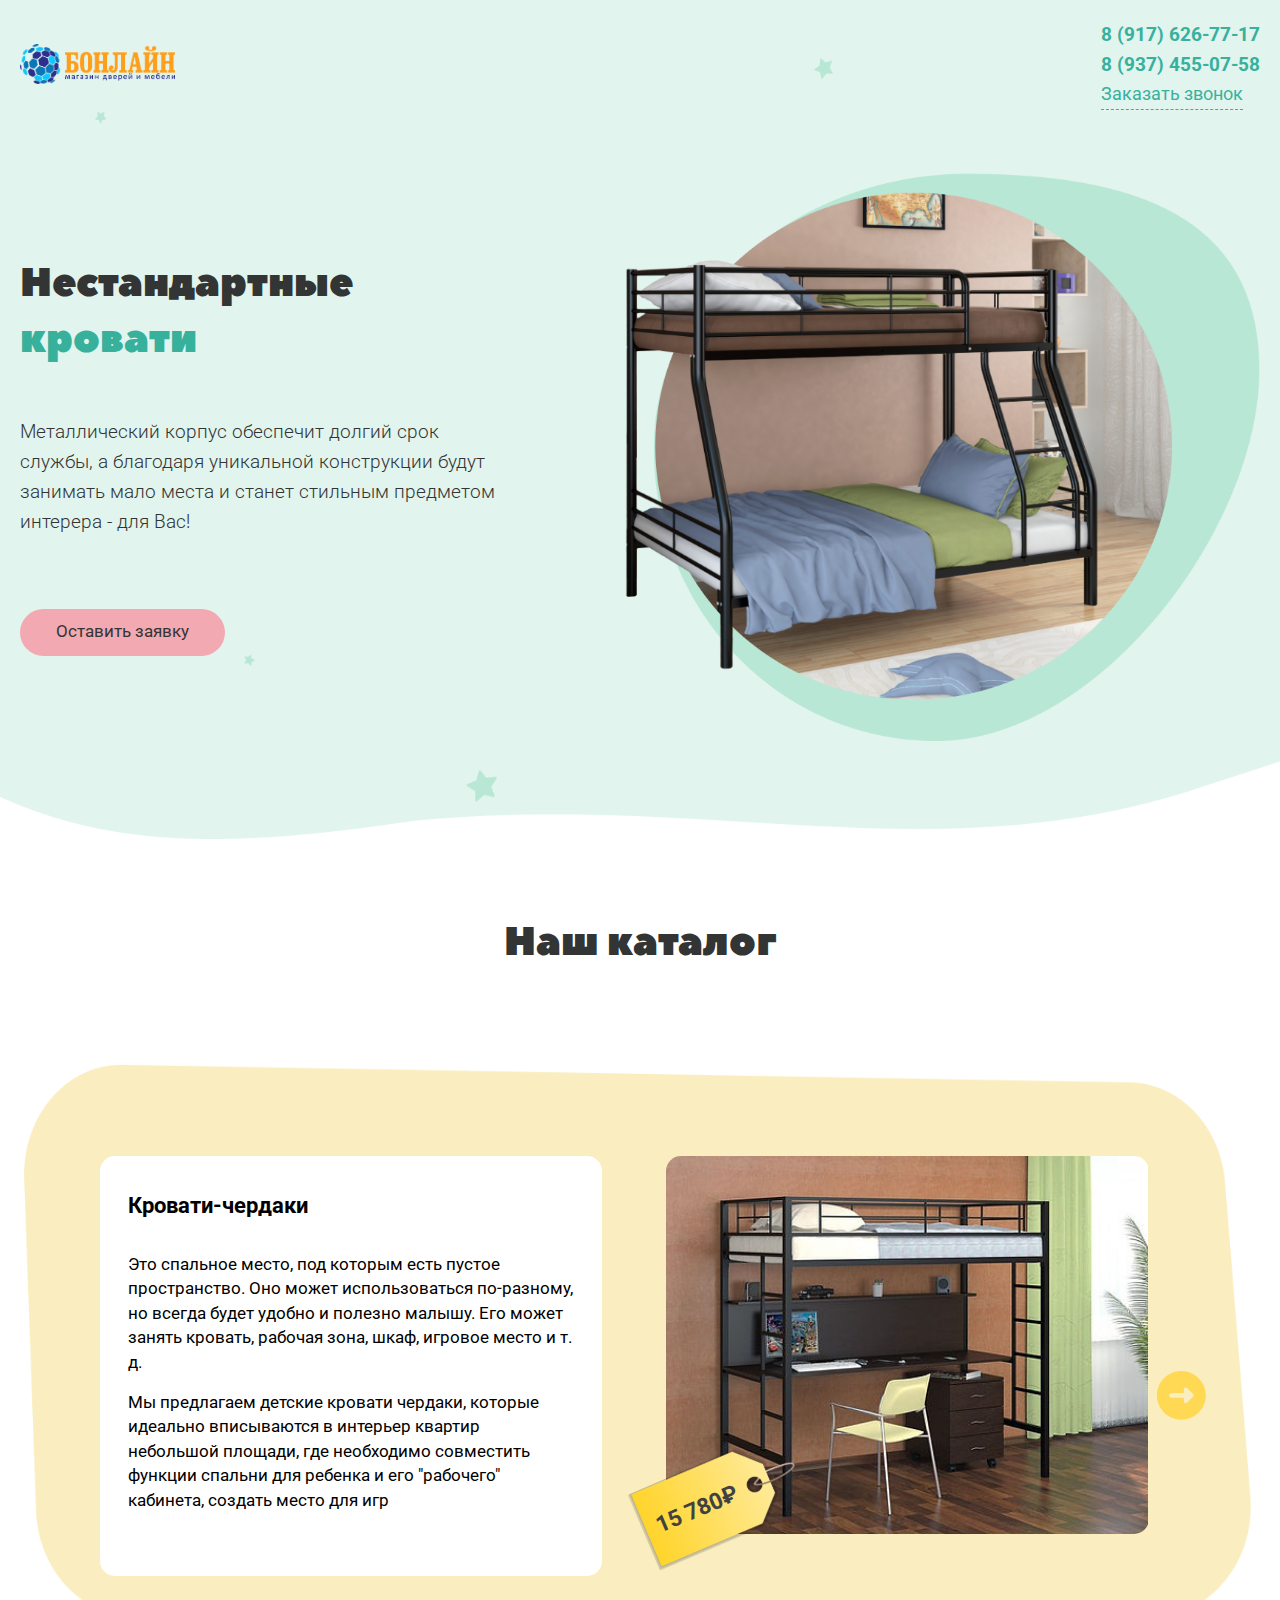
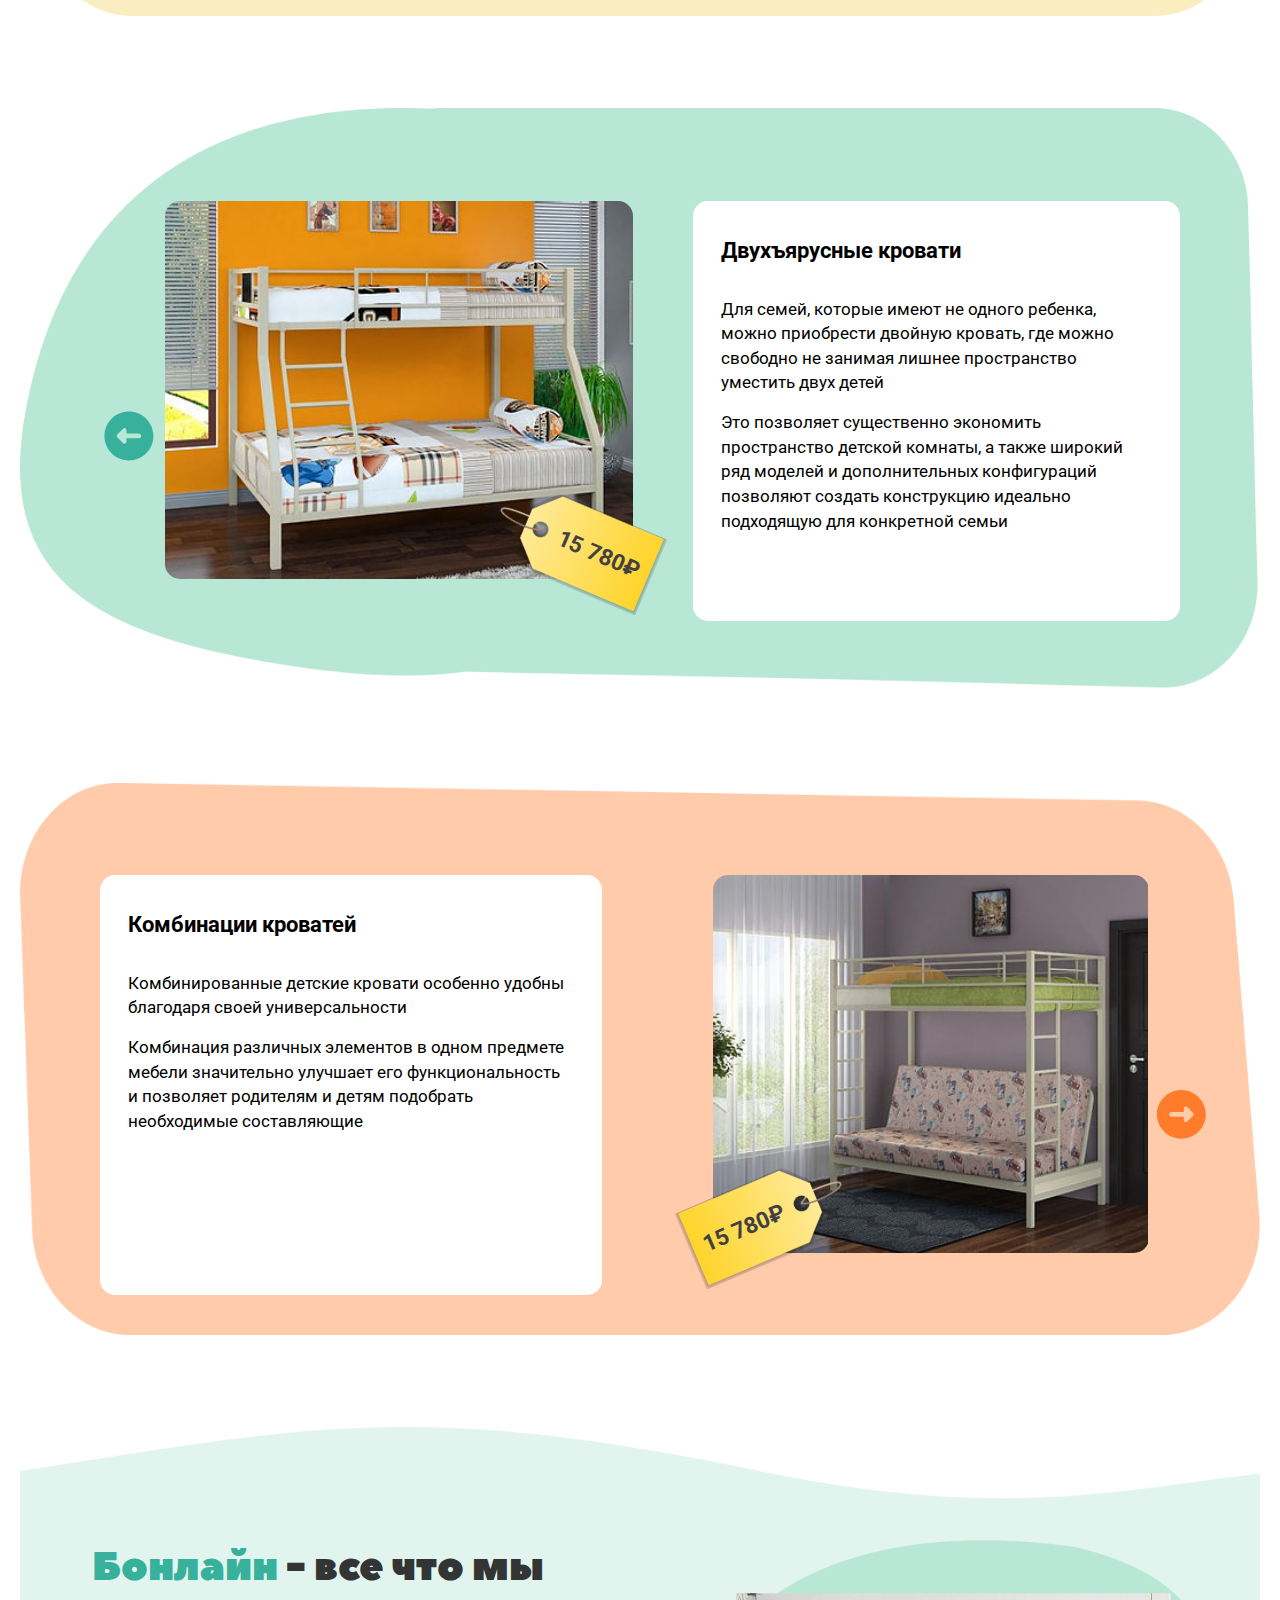
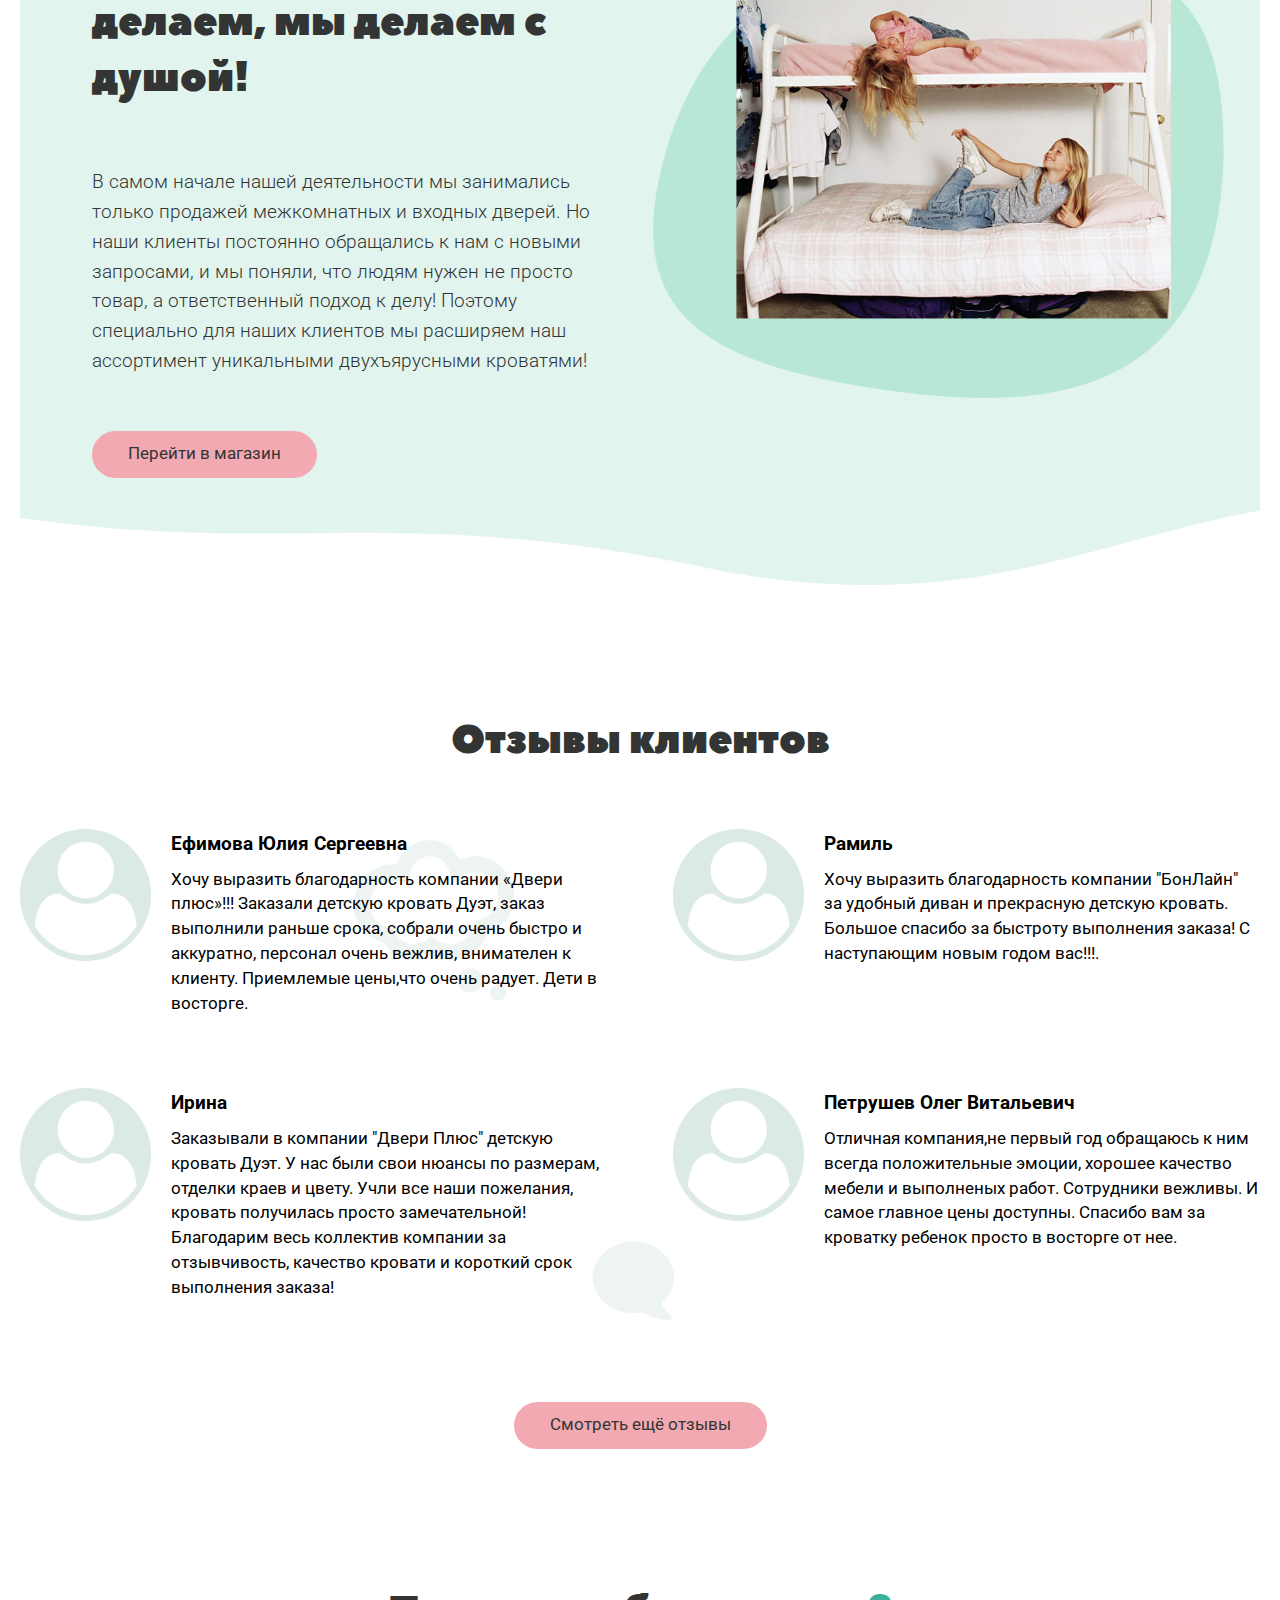
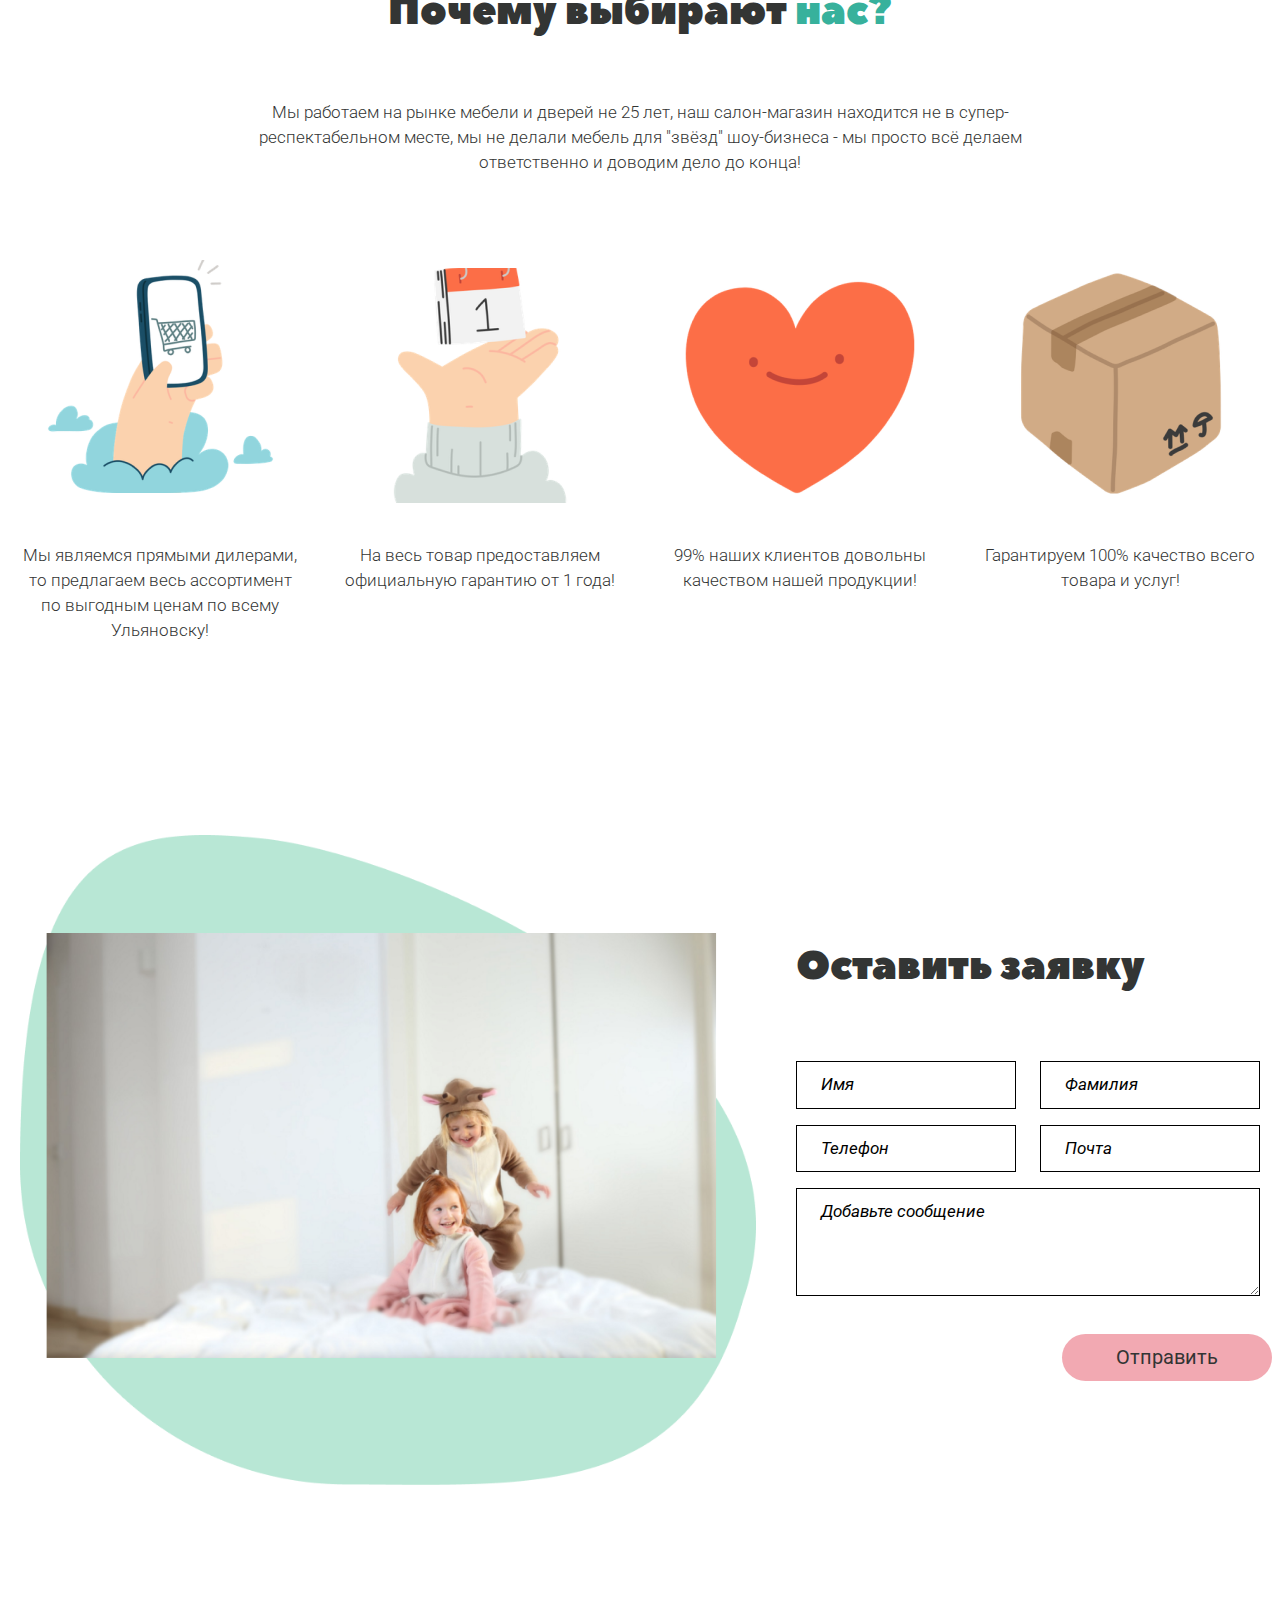
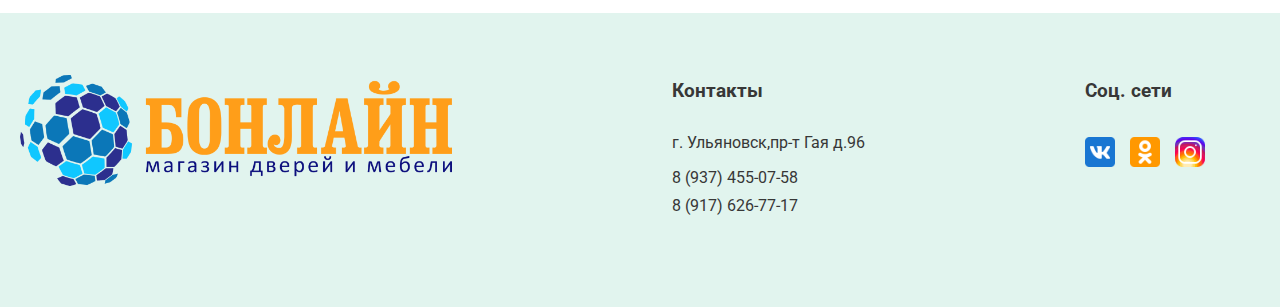
<file: index.html>
<!DOCTYPE html>
<html lang="ru">

<head>
    <meta charset="UTF-8">
    <meta name="viewport" content="width=device-width, initial-scale=1.0">

    <link rel="apple-touch-icon" sizes="180x180" href="img/favicon/apple-touch-icon.png">
    <link rel="icon" type="image/png" sizes="32x32" href="img/favicon/favicon-32x32.png">
    <link rel="icon" type="image/png" sizes="16x16" href="img/favicon/favicon-16x16.png">
    <link rel="manifest" href="img/favicon/site.webmanifest">
    <link rel="mask-icon" href="img/favicon/safari-pinned-tab.svg" color="#5bbad5">
    <meta name="msapplication-TileColor" content="#da532c">
    <meta name="theme-color" content="#ffffff">

    <link rel="stylesheet" href="css/style.css">

    <title>Бонлайн</title>
</head>

<body class="lock">

    <div class="load preloader">
        <div style="color: #37B19C" class="preloader__loader  la-ball-circus la-2x">
            <div></div>
            <div></div>
            <div></div>
            <div></div>
            <div></div>
        </div>
    </div>

    <div class="background-start">

        <header class="header">
            <div class="container">
                <div class="header__body">
                    <div class="header__logo">
                        <img src="./img/logo.png" alt="">
                    </div>
                    <div class="header__call">
                        <div class="header__numbers">
                            <a href="tel:89176267717">8 (917) 626-77-17</a>
                            <a href="tel:89374550758">8 (937) 455-07-58 </a>
                        </div>
                        <a href="#request" class="header__request">Заказать звонок</a>
                    </div>
                </div>
            </div>
        </header>

        <section class="start">
            <div class="container">
                <div class="start__body">
                    <div class="start__description">
                        <div class="title start__title ">
                            <h2>Нестандартные <span class="color-green">кровати</span></h2>
                        </div>
                        <div class="text-md start__text">
                            Металлический корпус обеспечит долгий срок службы, а благодаря уникальной конструкции будут
                            занимать мало места и станет стильным предметом интерера - для Вас!
                        </div>
                        <a href="#request" class="btn-pink">Оставить заявку</a>
                    </div>
                    <div class="start__img">
                        <img src="./img/start-img1.png" alt="">
                    </div>
                </div>
            </div>
        </section>

    </div>


    <!-- 
    <section class="beds">
        <div class="container  ">
            <div class="title beds__title ">
                <h2>Уникальные двухъярусные кровати</h2>
            </div>
            <div class="beds__row">
                <div class="beds__item">
                    <div class="beds__img">
                        <img src="./img/beds-img1.png" alt="beds-img1">
                    </div>
                    <div class="beds__text text-sm">Cпособна выдерживать нагрузку до 180 кг, что делает ее подходящей
                        как для
                        детей, так и для взрослых.</div>
                </div>
                <div class="beds__item">
                    <div class="beds__img">
                        <img src="./img/beds-img2.png" alt="beds-img2">
                    </div>
                    <div class="beds__text  text-sm"> Металлические элементы прослужат долго, и не сломаются даже под
                        натиском
                        прыжков..</div>
                </div>
                <div class="beds__item">
                    <div class="beds__img">
                        <img src="./img/beds-img3.png" alt="beds-img3">
                    </div>
                    <div class="beds__text  text-sm">Свободную зону под кроватью можно оформить как игровую или создать
                        рабочее
                        место, что позволит сэкономить пространство в помещении.</div>
                </div>
            </div>
        </div>
    </section> -->


    <section class="catalog">
        <div class="container  ">
            <div class="title catalog__title ">
                <h2>Наш каталог</h2>
            </div>

            <div class="catalog__item section-color-yellow">
                <div class="catalog__item-description">
                    <h3>Кровати-чердаки</h3>
                    <p>
                        Это спальное место, под которым есть пустое пространство. Оно может
                        использоваться по-разному, но всегда будет удобно и полезно малышу. Его может занять кровать,
                        рабочая зона, шкаф, игровое место и т. д.
                    </p>
                    <p>
                        Мы предлагаем детские кровати чердаки, которые идеально вписываются в интерьер квартир небольшой
                        площади, где необходимо совместить функции спальни для ребенка и его "рабочего" кабинета,
                        создать место для игр
                    </p>
                </div>

                <div class="catalog__carusel carusel">
                    <div class="carusel__item">
                        <div class="carusel__item-body">
                            <img src="./img/catalog/loft-bed1.jpg" alt="Кровать-чердак">
                            <div class="price-tag">
                                15 780₽
                            </div>
                        </div>
                    </div>
                    <div class="carusel__item">
                        <div class="carusel__item-body">
                            <img src="./img/catalog/loft-bed2.jpg" alt="Кровать-чердак">
                            <div class="price-tag">
                                14 780₽
                            </div>
                        </div>
                    </div>
                    <div class="carusel__item">
                        <div class="carusel__item-body">
                            <img src="./img/catalog/loft-bed3.jpg" alt="Кровать-чердак">
                            <div class="price-tag">
                                13 780₽
                            </div>
                        </div>
                    </div>

                </div>

            </div>
            <div class="catalog__item section-color-green catalog__item_reverse">
                <div class="catalog__item-description">
                    <h3> Двухъярусные кровати</h3>
                    <p>
                        Для семей, которые имеют не одного ребенка, можно приобрести двойную кровать, где можно свободно
                        не занимая лишнее пространство уместить двух детей
                    </p>
                    <p>
                        Это позволяет существенно экономить пространство детской комнаты, а также широкий ряд моделей и
                        дополнительных конфигураций позволяют создать конструкцию идеально подходящую для конкретной
                        семьи
                    </p>
                </div>

                <div class="catalog__carusel carusel carusel_reverse">
                    <div class="carusel__item">
                        <div class="carusel__item-body">
                            <img src="./img/catalog/two-tier-bed1.jpg" alt="Двухъярусная кровать">
                            <div class="price-tag">
                                15 780₽
                            </div>
                        </div>
                    </div>
                    <div class="carusel__item">
                        <div class="carusel__item-body">
                            <img src="./img/catalog/two-tier-bed2.jpg" alt="Двухъярусная кровать">
                            <div class="price-tag">
                                14 780₽
                            </div>
                        </div>
                    </div>
                    <div class="carusel__item">
                        <div class="carusel__item-body">
                            <img src="./img/catalog/two-tier-bed3.jpg" alt="Двухъярусная кровать">
                            <div class="price-tag">
                                13 780₽
                            </div>
                        </div>
                    </div>
                    <div class="carusel__item">
                        <div class="carusel__item-body">
                            <img src="./img/catalog/two-tier-bed4.jpg" alt="Двухъярусная кровать">
                            <div class="price-tag">
                                13 780₽
                            </div>
                        </div>
                    </div>



                </div>
            </div>
            <div class="catalog__item section-color-orange">
                <div class="catalog__item-description">
                    <h3>Комбинации кроватей</h3>
                    <p>
                        Комбинированные детские кровати особенно удобны благодаря своей универсальности
                    </p>
                    <p>
                        Комбинация различных элементов в одном предмете мебели значительно улучшает его функциональность
                        и позволяет родителям и детям подобрать необходимые составляющие
                    </p>
                </div>

                <div class="catalog__carusel carusel">
                    <div class="carusel__item">
                        <div class="carusel__item-body">
                            <img src="./img/catalog/combo-bed1.jpg" alt="Кровать-чердак">
                            <div class="price-tag">
                                15 780₽
                            </div>
                        </div>
                    </div>
                    <div class="carusel__item">
                        <div class="carusel__item-body">
                            <img src="./img/catalog/combo-bed2.jpg" alt="Кровать-чердак">
                            <div class="price-tag">
                                14 780₽
                            </div>
                        </div>
                    </div>
                    <div class="carusel__item">
                        <div class="carusel__item-body">
                            <img src="./img/catalog/combo-bed3.jpg" alt="Кровать-чердак">
                            <div class="price-tag">
                                13 780₽
                            </div>
                        </div>
                    </div>

                </div>
            </div>
        </div>
    </section>






    <section class="about">
        <div class="container">
            <div class="about__body">
                <div class="about__description">
                    <div class="title about__title ">
                        <h2> <span class="color-green">Бонлайн</span> - все что мы делаем, мы делаем с душой!</h2>
                    </div>
                    <div class="about__text  text-md">
                        В самом начале нашей деятельности мы занимались только продажей межкомнатных и входных
                        дверей. Но наши клиенты постоянно обращались к нам с новыми запросами, и мы поняли, что
                        людям нужен не просто товар, а ответственный подход к делу! Поэтому специально для наших
                        клиентов мы расширяем наш ассортимент уникальными двухъярусными кроватями!
                    </div>
                    <a href="https://dpm173.ru/" class="btn-pink">Перейти в магазин</a>
                </div>
                <div class="about__img">
                    <img src="./img/about-img.png" alt="about-img">
                </div>
            </div>
        </div>
    </section>

    <section class="comments">
        <div class="container">
            <div class="comments__body">
                <div class="comments__title title">
                    <h2>Отзывы клиентов</h2>
                </div>
                <div class="comments__row">
                    <div class="comments__item">
                        <div class="comments__img">
                            <img src="./img/user.png" alt="user_img">
                        </div>
                        <div class="comments__description">
                            <div class="comments__lable text-md">Ефимова Юлия Сергеевна</div>
                            <div class="comments__text  text-sm">Хочу выразить благодарность компании «Двери плюс»!!!
                                Заказали детскую кровать Дуэт, заказ выполнили раньше срока, собрали очень быстро и
                                аккуратно, персонал очень вежлив, внимателен к клиенту. Приемлемые цены,что очень
                                радует. Дети в восторге.</div>
                        </div>
                    </div>
                    <div class="comments__item">
                        <div class="comments__img">
                            <img src="./img/user.png" alt="user_img">
                        </div>
                        <div class="comments__description">
                            <div class="comments__lable text-md">Рамиль</div>
                            <div class="comments__text  text-sm">Хочу выразить благодарность компании "БонЛайн" за
                                удобный диван и прекрасную детскую кровать. Большое спасибо за быстроту выполнения
                                заказа! С наступающим новым годом вас!!!.</div>
                        </div>
                    </div>
                    <div class="comments__item">
                        <div class="comments__img">
                            <img src="./img/user.png" alt="user_img">
                        </div>
                        <div class="comments__description">
                            <div class="comments__lable text-md">Ирина</div>
                            <div class="comments__text  text-sm">Заказывали в компании "Двери Плюс" детскую кровать
                                Дуэт. У нас были свои нюансы по размерам, отделки краев и цвету. Учли все наши
                                пожелания, кровать получилась просто замечательной! Благодарим весь коллектив компании
                                за отзывчивость, качество кровати и короткий срок выполнения заказа!</div>
                        </div>
                    </div>
                    <div class="comments__item">
                        <div class="comments__img">
                            <img src="./img/user.png" alt="user_img">
                        </div>
                        <div class="comments__description">
                            <div class="comments__lable text-md">Петрушев Олег Витальевич</div>
                            <div class="comments__text  text-sm">Отличная компания,не первый год обращаюсь к ним всегда
                                положительные эмоции, хорошее качество мебели и выполненых работ. Сотрудники вежливы. И
                                самое главное цены доступны. Спасибо вам за кроватку ребенок просто в восторге от нее.
                            </div>
                        </div>
                    </div>
                </div>
                <a href="https://www.dpm73.ru/reviews?order=-created_at" class="btn-pink comments__btn">
                    Смотреть ещё отзывы
                </a>
            </div>
        </div>
    </section>


    <section class="why-us">
        <div class="container">
            <div class="why-us__description">
                <div class="title why-us__title">
                    <h2>Почему выбирают<span class="color-green"> нас?</span></h2>
                </div>
                <div class="why-us__text text-sm">
                    Мы работаем на рынке мебели и дверей не 25 лет, наш салон-магазин находится не в
                    супер-респектабельном месте, мы не делали мебель для "звёзд" шоу-бизнеса - мы просто всё делаем
                    ответственно и доводим дело до конца!
                </div>
            </div>
            <div class="why-us__row">
                <div class="why-us__item">
                    <div class="why-us__img"><img src="./img/why-us-img1.png" alt="why-us-img1"></div>
                    <div class="why-us__item-text text-sm">Мы являемся прямыми дилерами, то предлагаем весь ассортимент
                        по
                        выгодным ценам по всему Ульяновску!</div>
                </div>
                <div class="why-us__item">
                    <div class="why-us__img"><img src="./img/why-us-img2.png" alt="why-us-img2"></div>
                    <div class="why-us__item-text text-sm">На весь товар предоставляем официальную гарантию от 1 года!
                    </div>
                </div>
                <div class="why-us__item">
                    <div class="why-us__img"><img src="./img/why-us-img3.png" alt="why-us-img3"></div>
                    <div class="why-us__item-text text-sm">99% наших клиентов довольны качеством нашей продукции!</div>
                </div>
                <div class="why-us__item">
                    <div class="why-us__img"><img src="./img/why-us-img4.png" alt="why-us-img4"></div>
                    <div class="why-us__item-text text-sm">Гарантируем 100% качество всего товара и услуг!</div>
                </div>
            </div>
        </div>
    </section>

    <section class="request" id="request">
        <div class="request__wrapper">

            <div class="container ">
                <div class="request__body">
                    <div class="request__img">
                        <img src="./img/rerquest-img.png" alt="request-img">
                    </div>
                    <div class="request__description">
                        <div class="title request__title">
                            <h2>Оставить заявку</h2>
                        </div>
                        <form class="request__form " id="form">
                            <!-- action="mail.php" method="POST" -->
                            <div class="request__item">
                                <input type="text" class=" _req" name="name" placeholder="Имя">
                            </div>
                            <div class="request__item">
                                <input type="text" class=" _req" name="surname" placeholder="Фамилия">
                            </div>
                            <div class="request__item">
                                <input type="text" class=" _req" name="phone" placeholder="Телефон">
                            </div>
                            <div class="request__item">
                                <input type="text" class=" _req _email" name="mail" placeholder="Почта">

                            </div>
                            <div class="request__item message">
                                <textarea name="message" placeholder="Добавьте сообщение" id="" cols="30"
                                    rows="3"></textarea>
                            </div>
                            <button type="submit" class="btn-pink">Отправить</button>
                        </form>
                    </div>
                </div>
            </div>

        </div>
    </section>

    <footer class="footer">
        <div class="container">
            <div class="footer__body">
                <div class="footer__logo">
                    <img src="./img/logo.png" alt="logo">
                </div>
                <div class="footer__row">
                    <div class="footer__item">
                        <div class="footer__title">Контакты</div>

                        <div class="footer__lable"> </div>
                        <div class="footer__lable">г. Ульяновск,пр-т Гая д.96 </div>
                        <div class="footer__lable footer__number"><span> 8 (937) 455-07-58 </span> <span> 8 (917)
                                626-77-17</span>
                        </div>
                    </div>

                    <div class="footer__item">
                        <div class="footer__title">Соц. сети</div>

                        <div class="footer__social">
                            <a href="https://vk.com/dveriplusmebel">
                                <img src="./img/icons/vk.png" alt="vk_icon">
                            </a>
                            <a href="https://m.ok.ru/profile/559231233940">
                                <img src="./img/icons/od.png" alt="od_icon">
                            </a>
                            <a href="https://www.instagram.com/dveriplusmebel/">
                                <img src="./img/icons/inst.png" alt="inst_icon">
                            </a>
                        </div>

                    </div>
                </div>
            </div>
        </div>
    </footer>

    <script src='https://code.jquery.com/jquery-3.5.1.min.js'></script>
    <script src="js/slick.min.js" type="text/javascript" charset="utf-8"></script>
    <script src='js/script.js'></script>
</body>

</html>
</file>
<file: css/style.css>
@charset "UTF-8";
/*Обнуление*/
@import url("https://fonts.googleapis.com/css2?family=Roboto:ital,wght@0,400;0,700;1,300&display=swap");
* {
  padding: 0;
  margin: 0;
  border: 0;
}

*,
*:before,
*:after {
  -webkit-box-sizing: border-box;
  box-sizing: border-box;
}

:focus,
:active {
  outline: none;
}

a:focus,
a:active {
  outline: none;
}

nav,
footer,
header,
aside {
  display: block;
}

html,
body {
  height: 100%;
  width: 100%;
  font-size: 100%;
  line-height: 1;
  font-size: 14px;
  -ms-text-size-adjust: 100%;
  -moz-text-size-adjust: 100%;
  -webkit-text-size-adjust: 100%;
}

input,
button,
textarea {
  font-family: inherit;
}

input::-ms-clear {
  display: none;
}

button {
  cursor: pointer;
}

button::-moz-focus-inner {
  padding: 0;
  border: 0;
}

a,
a:visited {
  text-decoration: none;
}

a:hover {
  text-decoration: none;
}

ul li {
  list-style: none;
}

img {
  vertical-align: top;
}

h1,
h2,
h3,
h4,
h5,
h6 {
  font-size: inherit;
  font-weight: inherit;
}

/*--------------------*/
@font-face {
  font-family: "Peace Sans";
  src: url("PeaceSans.eot");
  src: local("Peace Sans"), local("PeaceSans"), url(".././fonts/PeaceSans/PeaceSans.eot?#iefix") format("embedded-opentype"), url(".././fonts/PeaceSans/PeaceSans.woff") format("woff"), url(".././fonts/PeaceSans/PeaceSans.ttf") format("truetype");
  font-weight: normal;
  font-style: normal;
}

/*!
 * Load Awesome v1.1.0 (http://github.danielcardoso.net/load-awesome/)
 * Copyright 2015 Daniel Cardoso <@DanielCardoso>
 * Licensed under MIT
 */
.la-ball-circus,
.la-ball-circus > div {
  position: relative;
  -webkit-box-sizing: border-box;
  box-sizing: border-box;
}

.la-ball-circus {
  display: block;
  font-size: 0;
  color: #fff;
}

.la-ball-circus.la-dark {
  color: #333;
}

.la-ball-circus > div {
  display: inline-block;
  float: none;
  background-color: currentColor;
  border: 0 solid currentColor;
}

.la-ball-circus {
  width: 16px;
  height: 16px;
}

.la-ball-circus > div {
  position: absolute;
  top: 0;
  left: -100%;
  display: block;
  width: 16px;
  width: 100%;
  height: 16px;
  height: 100%;
  border-radius: 100%;
  opacity: 0.5;
  -webkit-animation: ball-circus-position 2.5s infinite cubic-bezier(0.25, 0, 0.75, 1), ball-circus-size 2.5s infinite cubic-bezier(0.25, 0, 0.75, 1);
  animation: ball-circus-position 2.5s infinite cubic-bezier(0.25, 0, 0.75, 1), ball-circus-size 2.5s infinite cubic-bezier(0.25, 0, 0.75, 1);
}

.la-ball-circus > div:nth-child(1) {
  -webkit-animation-delay: 0s, -0.5s;
  animation-delay: 0s, -0.5s;
}

.la-ball-circus > div:nth-child(2) {
  -webkit-animation-delay: -0.5s, -1s;
  animation-delay: -0.5s, -1s;
}

.la-ball-circus > div:nth-child(3) {
  -webkit-animation-delay: -1s, -1.5s;
  animation-delay: -1s, -1.5s;
}

.la-ball-circus > div:nth-child(4) {
  -webkit-animation-delay: -1.5s, -2s;
  animation-delay: -1.5s, -2s;
}

.la-ball-circus > div:nth-child(5) {
  -webkit-animation-delay: -2s, -2.5s;
  animation-delay: -2s, -2.5s;
}

.la-ball-circus.la-sm {
  width: 8px;
  height: 8px;
}

.la-ball-circus.la-sm > div {
  width: 8px;
  height: 8px;
}

.la-ball-circus.la-2x {
  width: 32px;
  height: 32px;
}

.la-ball-circus.la-2x > div {
  width: 32px;
  height: 32px;
}

.la-ball-circus.la-3x {
  width: 48px;
  height: 48px;
}

.la-ball-circus.la-3x > div {
  width: 48px;
  height: 48px;
}

/*
  * Animations
  */
@-webkit-keyframes ball-circus-position {
  50% {
    left: 100%;
  }
}

@keyframes ball-circus-position {
  50% {
    left: 100%;
  }
}

@-webkit-keyframes ball-circus-size {
  50% {
    -webkit-transform: scale(0.3, 0.3);
    transform: scale(0.3, 0.3);
  }
}

@keyframes ball-circus-size {
  50% {
    -webkit-transform: scale(0.3, 0.3);
    transform: scale(0.3, 0.3);
  }
}

/*#region===================Миксины*/
/*#endregion*/
/*#region===================Прелоудер*/
.preloader {
  background: white;
  z-index: 3;
  -webkit-transition: 1s all;
  transition: 1s all;
  opacity: 1;
  visibility: visible;
}

.preloader__loader {
  position: absolute;
  left: 50%;
  top: 50%;
  -webkit-transform: translate(-50%, -50%);
          transform: translate(-50%, -50%);
}

.preloader_done {
  opacity: 0;
  visibility: hidden;
}

.load {
  position: fixed;
  left: 0;
  top: 0;
  width: 100%;
  height: 100%;
}

/*#endregion*/
/*#region===================Общие стили*/
.container {
  max-width: 1770px;
  padding: 0px 20px;
  margin: 0px auto;
}

body {
  font-family: "Roboto", sans-serif;
}

@media (max-width: 767px) {
  body.lock {
    overflow: hidden;
  }
}

.title h2 {
  font-family: "Peace Sans";
  line-height: 67px;
  font-size: 48px;
  color: #333534;
}

@media (max-width: 1770px) {
  .title h2 {
    line-height: calc(35px + 32 * ((100vw - 360px) / 1410));
  }
}

@media (max-width: 1770px) {
  .title h2 {
    font-size: calc(25px + 23 * ((100vw - 360px) / 1410));
  }
}

.title .color-green {
  color: #37b19c;
}

.text-md {
  line-height: 35px;
  font-size: 22px;
}

@media (max-width: 1770px) {
  .text-md {
    line-height: calc(20px + 15 * ((100vw - 360px) / 1410));
  }
}

@media (max-width: 1770px) {
  .text-md {
    font-size: calc(14px + 8 * ((100vw - 360px) / 1410));
  }
}

.text-sm {
  line-height: 30px;
  font-size: 20px;
}

@media (max-width: 1770px) {
  .text-sm {
    line-height: calc(15px + 15 * ((100vw - 360px) / 1410));
  }
}

@media (max-width: 1770px) {
  .text-sm {
    font-size: calc(12px + 8 * ((100vw - 360px) / 1410));
  }
}

.btn-pink {
  background: #f2a9b2;
  border-radius: 25px;
  padding: 0 36px;
  display: -webkit-box;
  display: -ms-flexbox;
  display: flex;
  -webkit-box-align: center;
      -ms-flex-align: center;
          align-items: center;
  -webkit-box-pack: center;
      -ms-flex-pack: center;
          justify-content: center;
  color: #333534;
  height: 51px;
  font-size: 18px;
  height: 51px;
}

@media (max-width: 1770px) {
  .btn-pink {
    font-size: calc(14px + 4 * ((100vw - 360px) / 1410));
  }
}

@media (max-width: 1770px) {
  .btn-pink {
    height: calc(39px + 12 * ((100vw - 360px) / 1410));
  }
}

@media (max-width: 767px) {
  .btn-pink {
    color: #fff;
  }
}

@media (min-width: 767px) {
  .btn-pink {
    -webkit-transition: background 0.5s ease-out;
    transition: background 0.5s ease-out;
  }
  .btn-pink:hover {
    background-color: #ffbec6;
  }
}

/*#endregion*/
/*#region===================Начальная секция*/
.background-start {
  background: url(.././img/start-bg1.png) bottom/cover no-repeat;
}

@media (max-width: 767px) {
  .background-start {
    margin-top: 18px;
    background: url(.././img/start-bg2.png) 0 0/100% 100% no-repeat;
  }
}

.header__body {
  display: -webkit-box;
  display: -ms-flexbox;
  display: flex;
  -webkit-box-pack: justify;
      -ms-flex-pack: justify;
          justify-content: space-between;
  -webkit-box-align: center;
      -ms-flex-align: center;
          align-items: center;
  padding-top: 20px;
  margin-bottom: 64px;
}

@media (max-width: 767px) {
  .header__body {
    margin-bottom: 24px;
  }
}

.header__logo img {
  height: 40px;
}

@media (max-width: 767px) {
  .header__call {
    display: none;
  }
}

.header__numbers {
  display: -webkit-box;
  display: -ms-flexbox;
  display: flex;
  -webkit-box-orient: vertical;
  -webkit-box-direction: normal;
      -ms-flex-direction: column;
          flex-direction: column;
  font-weight: bold;
  font-size: 22px;
  line-height: 35px;
}

@media (max-width: 1770px) {
  .header__numbers {
    font-size: calc(14px + 8 * ((100vw - 360px) / 1410));
  }
}

@media (max-width: 1770px) {
  .header__numbers {
    line-height: calc(22px + 13 * ((100vw - 360px) / 1410));
  }
}

.header__numbers a {
  color: #37b19c;
}

.header__request {
  font-size: 20px;
  line-height: 30px;
  color: #37b19c;
  padding-bottom: 5px;
  border-bottom: 1px dashed #37b19c;
}

@media (max-width: 1770px) {
  .header__request {
    font-size: calc(13px + 7 * ((100vw - 360px) / 1410));
  }
}

@media (max-width: 1770px) {
  .header__request {
    line-height: calc(20px + 10 * ((100vw - 360px) / 1410));
  }
}

.start {
  padding-bottom: 98px;
}

@media (max-width: 767px) {
  .start {
    background: url(.././img/start-img2.svg) center/auto 100% no-repeat;
    padding: 0;
    height: 482px;
    display: -webkit-box;
    display: -ms-flexbox;
    display: flex;
    -webkit-box-align: center;
        -ms-flex-align: center;
            align-items: center;
  }
}

.start__body {
  display: -webkit-box;
  display: -ms-flexbox;
  display: flex;
  -webkit-box-align: center;
      -ms-flex-align: center;
          align-items: center;
}

@media (max-width: 767px) {
  .start__body {
    -webkit-box-pack: center;
        -ms-flex-pack: center;
            justify-content: center;
  }
}

.start__description {
  -webkit-box-flex: 0;
      -ms-flex: 0 1 653px;
          flex: 0 1 653px;
  display: -webkit-box;
  display: -ms-flexbox;
  display: flex;
  -webkit-box-orient: vertical;
  -webkit-box-direction: normal;
      -ms-flex-direction: column;
          flex-direction: column;
  -webkit-box-align: start;
      -ms-flex-align: start;
          align-items: flex-start;
}

@media (max-width: 767px) {
  .start__description {
    -webkit-box-align: center;
        -ms-flex-align: center;
            align-items: center;
    -webkit-box-flex: 0;
        -ms-flex: 0 1 297px;
            flex: 0 1 297px;
  }
}

.start__title {
  max-width: 100%;
  margin-bottom: 60px;
}

@media (max-width: 1770px) {
  .start__title {
    margin-bottom: calc(30px + 30 * ((100vw - 360px) / 1410));
  }
}

@media (max-width: 767px) {
  .start__title {
    text-align: center;
  }
  .start__title h2 {
    color: #fff;
  }
  .start__title .color-green {
    color: #fff;
  }
}

.start__text {
  max-width: 100%;
  font-weight: 300;
  color: #333534;
  margin-bottom: 90px;
}

@media (max-width: 1770px) {
  .start__text {
    margin-bottom: calc(40px + 50 * ((100vw - 360px) / 1410));
  }
}

@media (max-width: 767px) {
  .start__text {
    color: #fff;
    text-align: center;
  }
}

.start__img {
  -webkit-box-flex: 0;
      -ms-flex: 0 1 1023px;
          flex: 0 1 1023px;
}

.start__img img {
  max-width: 100%;
}

@media (max-width: 767px) {
  .start__img {
    display: none;
  }
}

/*#endregion*/
/*#region===================Кровати*/
.beds {
  padding-top: 90px;
  padding-bottom: 150px;
}

@media (max-width: 1770px) {
  .beds {
    padding-top: calc(50px + 40 * ((100vw - 360px) / 1410));
  }
}

@media (max-width: 1770px) {
  .beds {
    padding-bottom: calc(40px + 110 * ((100vw - 360px) / 1410));
  }
}

.beds__title {
  display: -webkit-box;
  display: -ms-flexbox;
  display: flex;
  -webkit-box-pack: center;
      -ms-flex-pack: center;
          justify-content: center;
  margin-bottom: 80px;
}

@media (max-width: 1770px) {
  .beds__title {
    margin-bottom: calc(60px + 20 * ((100vw - 360px) / 1410));
  }
}

.beds__title h2 {
  text-align: center;
}

.beds__row {
  display: -webkit-box;
  display: -ms-flexbox;
  display: flex;
  -webkit-box-pack: justify;
      -ms-flex-pack: justify;
          justify-content: space-between;
  margin: 0 auto;
  max-width: 1536px;
}

@media (max-width: 767px) {
  .beds__row {
    -webkit-box-orient: vertical;
    -webkit-box-direction: normal;
        -ms-flex-direction: column;
            flex-direction: column;
    max-width: 520px;
  }
}

.beds__item {
  -webkit-box-flex: 0;
      -ms-flex: 0 1 335px;
          flex: 0 1 335px;
  margin-right: 60px;
}

.beds__item:last-child {
  margin-right: 0;
}

@media (max-width: 767px) {
  .beds__item {
    padding: 0;
    margin: 0;
    -webkit-box-flex: 1;
        -ms-flex: 1 1 auto;
            flex: 1 1 auto;
    display: -webkit-box;
    display: -ms-flexbox;
    display: flex;
    -webkit-box-align: center;
        -ms-flex-align: center;
            align-items: center;
    -webkit-box-pack: justify;
        -ms-flex-pack: justify;
            justify-content: space-between;
    margin-bottom: 60px;
  }
  .beds__item:last-child {
    margin-bottom: 0;
  }
}

.beds__img {
  margin-bottom: 40px;
}

.beds__img img {
  width: 100%;
}

@media (max-width: 767px) {
  .beds__img {
    margin: 0 20px 0 0;
    -webkit-box-flex: 0;
        -ms-flex: 0 0 30%;
            flex: 0 0 30%;
  }
}

.beds__text {
  text-align: center;
  font-weight: 300;
  color: #373737;
}

@media (max-width: 767px) {
  .beds__text {
    text-align: left;
  }
}

/*#endregion*/
/*#region===================Каталог*/
.catalog {
  padding-top: 90px;
  max-width: 1535px;
  margin: 0 auto;
}

@media (max-width: 1770px) {
  .catalog {
    padding-top: calc(50px + 40 * ((100vw - 360px) / 1410));
  }
}

.catalog .section-color-yellow {
  background: url(../img/catalog-back1.png) 0 0/100% 100% no-repeat;
}

@media (max-width: 990px) {
  .catalog .section-color-yellow {
    background: url(../img/catalog-back-min1.png) 0 0/100% 100% no-repeat;
  }
}

.catalog .section-color-yellow .slick-next,
.catalog .section-color-yellow .slick-prev {
  fill: #ffd854;
}

.catalog .section-color-green {
  background: url(../img/catalog-back2.png) 0 0/100% 100% no-repeat;
}

@media (max-width: 990px) {
  .catalog .section-color-green {
    background: url(../img/catalog-back-min2.png) 0 0/100% 100% no-repeat;
  }
}

.catalog .section-color-green .slick-next,
.catalog .section-color-green .slick-prev {
  fill: #37b19c;
}

.catalog .section-color-orange {
  background: url(../img/catalog-back3.png) 0 0/100% 100% no-repeat;
}

@media (max-width: 990px) {
  .catalog .section-color-orange {
    background: url(../img/catalog-back-min3.png) 0 0/100% 100% no-repeat;
  }
}

.catalog .section-color-orange .slick-next,
.catalog .section-color-orange .slick-prev {
  fill: #fe7c2a;
}

@media (max-width: 990px) {
  .catalog {
    max-width: 768px;
  }
  .catalog__item-description {
    -webkit-box-ordinal-group: 3;
        -ms-flex-order: 2;
            order: 2;
  }
  .catalog__carusel {
    -webkit-box-ordinal-group: 2;
        -ms-flex-order: 1;
            order: 1;
  }
}

.catalog__title {
  margin-bottom: 92px;
}

.catalog__title h2 {
  text-align: center;
}

.catalog__item {
  padding: 93px 42px 69px 125px;
  margin-bottom: 92px;
  display: -webkit-box;
  display: -ms-flexbox;
  display: flex;
  -webkit-box-pack: justify;
      -ms-flex-pack: justify;
          justify-content: space-between;
  -webkit-box-align: stretch;
      -ms-flex-align: stretch;
          align-items: stretch;
}

@media (max-width: 1362px) {
  .catalog__item {
    padding-left: 80px;
    padding-bottom: 40px;
  }
}

@media (max-width: 990px) {
  .catalog__item {
    -webkit-box-orient: vertical;
    -webkit-box-direction: normal;
        -ms-flex-direction: column;
            flex-direction: column;
    padding: 36px 0;
  }
}

.catalog__item_reverse {
  padding: 93px 102px 69px 75px;
}

@media (max-width: 1362px) {
  .catalog__item_reverse {
    padding-right: 80px;
  }
}

@media (max-width: 990px) {
  .catalog__item_reverse {
    -webkit-box-orient: vertical;
    -webkit-box-direction: normal;
        -ms-flex-direction: column;
            flex-direction: column;
    padding: 36px 0;
  }
}

.catalog__item_reverse .catalog__item-description {
  margin-right: 0;
  margin-left: 24px;
  -webkit-box-ordinal-group: 3;
      -ms-flex-order: 2;
          order: 2;
}

@media (max-width: 1362px) {
  .catalog__item_reverse .catalog__item-description {
    margin-bottom: 0;
  }
}

@media (max-width: 990px) {
  .catalog__item_reverse .catalog__item-description {
    margin: 0;
    -webkit-box-flex: 1;
        -ms-flex: 1 1 auto;
            flex: 1 1 auto;
    background-color: transparent;
    padding: 12px 28px 0;
  }
}

.catalog__item_reverse .catalog__carusel {
  -webkit-box-ordinal-group: 2;
      -ms-flex-order: 1;
          order: 1;
}

.catalog__item-description {
  -webkit-box-flex: 0;
      -ms-flex: 0 1 617px;
          flex: 0 1 617px;
  border-radius: 15px;
  background-color: #fff;
  color: #000000;
  padding: 32px 28px;
  margin-bottom: 54px;
  margin-right: 24px;
}

@media (max-width: 1362px) {
  .catalog__item-description {
    margin-bottom: 0;
  }
}

@media (max-width: 990px) {
  .catalog__item-description {
    margin: 0;
    -webkit-box-flex: 1;
        -ms-flex: 1 1 auto;
            flex: 1 1 auto;
    background-color: transparent;
    padding: 12px 28px 0;
  }
}

.catalog__item-description h3 {
  font-weight: bold;
  font-size: 22px;
  line-height: 35px;
  margin-bottom: 30px;
}

@media (max-width: 990px) {
  .catalog__item-description h3 {
    margin-bottom: 18px;
  }
}

.catalog__item-description p {
  line-height: 26px;
  font-size: 18px;
  /* font-size: 18px;
            line-height: 25px; */
  margin-bottom: 15px;
}

@media (max-width: 1770px) {
  .catalog__item-description p {
    line-height: calc(22px + 4 * ((100vw - 360px) / 1410));
  }
}

@media (max-width: 1770px) {
  .catalog__item-description p {
    font-size: calc(14px + 4 * ((100vw - 360px) / 1410));
  }
}

.catalog__item-description p:last-child {
  margin-bottom: 0;
}

.catalog__carusel {
  min-width: 0;
  -webkit-box-flex: 0;
      -ms-flex: 0 1 727px;
          flex: 0 1 727px;
}

@media (max-width: 990px) {
  .catalog__carusel {
    -webkit-box-ordinal-group: 2;
        -ms-flex-order: 1;
            order: 1;
    margin: 0 auto;
    max-width: 500px;
    -webkit-box-flex: 1;
        -ms-flex: 1 1 auto;
            flex: 1 1 auto;
  }
}

@media (max-width: 600px) {
  .catalog__carusel {
    max-width: 100%;
  }
}

.catalog .carusel {
  padding-right: 80px;
  position: relative;
}

@media (max-width: 1770px) {
  .catalog .carusel {
    padding-right: calc(50px + 30 * ((100vw - 360px) / 1410));
  }
}

@media (max-width: 990px) {
  .catalog .carusel {
    height: auto;
    margin: 0 auto;
  }
}

.catalog .carusel .slick-next, .catalog .carusel .slick-prev {
  position: absolute;
  width: 66px;
  height: 66px;
  top: 50%;
  cursor: pointer;
}

@media (max-width: 1770px) {
  .catalog .carusel .slick-next, .catalog .carusel .slick-prev {
    width: calc(40px + 26 * ((100vw - 360px) / 1410));
  }
}

@media (max-width: 1770px) {
  .catalog .carusel .slick-next, .catalog .carusel .slick-prev {
    height: calc(40px + 26 * ((100vw - 360px) / 1410));
  }
}

.catalog .carusel .slick-next {
  display: block;
  right: 9px;
}

.catalog .carusel .slick-prev {
  display: none;
}

.catalog .carusel .slick-track {
  display: -webkit-box;
  display: -ms-flexbox;
  display: flex;
}

.catalog .carusel .slick-list {
  overflow: hidden;
}

.catalog .carusel__item {
  display: -webkit-box;
  display: -ms-flexbox;
  display: flex;
  -webkit-box-pack: end;
      -ms-flex-pack: end;
          justify-content: flex-end;
}

.catalog .carusel__item-body {
  height: 484px;
  padding-bottom: 54px;
  padding-left: 54px;
  position: relative;
}

@media (max-width: 1770px) {
  .catalog .carusel__item-body {
    height: calc(300px + 184 * ((100vw - 360px) / 1410));
  }
}

@media (max-width: 1770px) {
  .catalog .carusel__item-body {
    padding-bottom: calc(18px + 36 * ((100vw - 360px) / 1410));
  }
}

@media (max-width: 1770px) {
  .catalog .carusel__item-body {
    padding-left: calc(15px + 39 * ((100vw - 360px) / 1410));
  }
}

.catalog .carusel__item-body img {
  height: 100%;
  max-width: 100%;
  -o-object-fit: cover;
     object-fit: cover;
  border-radius: 15px;
}

@media (max-width: 990px) {
  .catalog .carusel__item-body {
    height: auto;
  }
  .catalog .carusel__item-body img {
    width: 100%;
    max-width: 100%;
  }
}

.catalog .carusel__item-body .price-tag {
  padding-left: 21px;
  width: 212px;
  height: 104px;
  position: absolute;
  bottom: 41px;
  left: 9px;
  font-weight: bold;
  font-size: 28px;
  color: #414141;
  display: -webkit-box;
  display: -ms-flexbox;
  display: flex;
  -webkit-box-align: center;
      -ms-flex-align: center;
          align-items: center;
  -webkit-transform: rotate(-23.2deg);
          transform: rotate(-23.2deg);
  background: url(../img/price-tag.png) center/cover no-repeat;
}

@media (max-width: 1770px) {
  .catalog .carusel__item-body .price-tag {
    padding-left: calc(9px + 12 * ((100vw - 360px) / 1410));
  }
}

@media (max-width: 1770px) {
  .catalog .carusel__item-body .price-tag {
    width: calc(92px + 120 * ((100vw - 360px) / 1410));
  }
}

@media (max-width: 1770px) {
  .catalog .carusel__item-body .price-tag {
    height: calc(45px + 59 * ((100vw - 360px) / 1410));
  }
}

@media (max-width: 1770px) {
  .catalog .carusel__item-body .price-tag {
    bottom: calc(18px + 23 * ((100vw - 360px) / 1410));
  }
}

@media (max-width: 1770px) {
  .catalog .carusel__item-body .price-tag {
    font-size: calc(13px + 15 * ((100vw - 360px) / 1410));
  }
}

.catalog .carusel_reverse {
  padding-right: 0;
  padding-left: 80px;
}

@media (max-width: 1770px) {
  .catalog .carusel_reverse {
    padding-left: calc(50px + 30 * ((100vw - 360px) / 1410));
  }
}

.catalog .carusel_reverse .slick-next {
  display: none;
}

.catalog .carusel_reverse .slick-prev {
  display: block;
  left: 9px;
}

.catalog .carusel_reverse .carusel__item {
  display: -webkit-box;
  display: -ms-flexbox;
  display: flex;
  -webkit-box-pack: start;
      -ms-flex-pack: start;
          justify-content: flex-start;
}

.catalog .carusel_reverse .carusel__item-body {
  padding-left: 0;
  padding-right: 48px;
}

@media (max-width: 1770px) {
  .catalog .carusel_reverse .carusel__item-body {
    padding-right: calc(15px + 33 * ((100vw - 360px) / 1410));
  }
}

.catalog .carusel_reverse .carusel__item-body .price-tag {
  padding-left: 0px;
  padding-right: 21px;
  -webkit-box-pack: end;
      -ms-flex-pack: end;
          justify-content: flex-end;
  left: auto;
  right: 9px;
  -webkit-transform: rotate(23.2deg);
          transform: rotate(23.2deg);
  background: url(../img/price-tag-reverse.png) center/cover no-repeat;
}

@media (max-width: 1770px) {
  .catalog .carusel_reverse .carusel__item-body .price-tag {
    padding-right: calc(9px + 12 * ((100vw - 360px) / 1410));
  }
}

/*#endregion*/
/*#region===================О нас*/
@media (max-width: 1160px) {
  .about .container {
    padding: 0;
  }
}

.about__body {
  display: -webkit-box;
  display: -ms-flexbox;
  display: flex;
  background: url(.././img/bg2.png) 0 0/auto 100% no-repeat;
  -webkit-box-pack: justify;
      -ms-flex-pack: justify;
          justify-content: space-between;
  padding: 0 36px 0 72px;
  padding-top: 132px;
  padding-bottom: 120px;
}

@media (max-width: 1160px) {
  .about__body {
    -webkit-box-pack: center;
        -ms-flex-pack: center;
            justify-content: center;
    padding: 0 20px;
  }
}

@media (max-width: 1770px) {
  .about__body {
    padding-top: calc(77px + 55 * ((100vw - 360px) / 1410));
  }
}

@media (max-width: 1770px) {
  .about__body {
    padding-bottom: calc(83px + 37 * ((100vw - 360px) / 1410));
  }
}

.about__title {
  max-width: 100%;
  margin-bottom: 60px;
}

@media (max-width: 1160px) {
  .about__title {
    text-align: center;
  }
}

.about__description {
  display: -webkit-box;
  display: -ms-flexbox;
  display: flex;
  -webkit-box-flex: 0;
      -ms-flex: 0 1 755px;
          flex: 0 1 755px;
  max-width: 755px;
  -webkit-box-orient: vertical;
  -webkit-box-direction: normal;
      -ms-flex-direction: column;
          flex-direction: column;
  -webkit-box-align: start;
      -ms-flex-align: start;
          align-items: flex-start;
  margin-right: 40px;
}

@media (max-width: 1160px) {
  .about__description {
    -webkit-box-align: center;
        -ms-flex-align: center;
            align-items: center;
    margin-right: 0;
    max-width: 520px;
    margin: 0 auto;
  }
}

.about__text {
  color: #333534;
  margin-bottom: 55px;
  font-weight: 300;
  max-width: 100%;
}

@media (max-width: 1160px) {
  .about__text {
    max-width: 100%;
    text-align: center;
  }
}

.about__img {
  -webkit-box-flex: 0;
      -ms-flex: 0 1 828px;
          flex: 0 1 828px;
}

.about__img img {
  width: 100%;
}

@media (max-width: 1160px) {
  .about__img {
    display: none;
  }
}

/*#endregion*/
/*#region===================Отзывы*/
.comments {
  padding-top: 170px;
}

@media (max-width: 1770px) {
  .comments {
    padding-top: calc(50px + 120 * ((100vw - 360px) / 1410));
  }
}

@media (min-width: 767px) {
  .comments {
    background: url(.././img/comments__bg.png) left/contain no-repeat;
  }
}

.comments__body {
  display: -webkit-box;
  display: -ms-flexbox;
  display: flex;
  -webkit-box-orient: vertical;
  -webkit-box-direction: normal;
      -ms-flex-direction: column;
          flex-direction: column;
  -webkit-box-align: center;
      -ms-flex-align: center;
          align-items: center;
}

.comments__title {
  margin-bottom: 60px;
}

.comments__row {
  display: -webkit-box;
  display: -ms-flexbox;
  display: flex;
  -ms-flex-wrap: wrap;
      flex-wrap: wrap;
  -webkit-box-pack: justify;
      -ms-flex-pack: justify;
          justify-content: space-between;
  margin: 0 -20px;
}

@media (max-width: 767px) {
  .comments__row {
    -webkit-box-orient: vertical;
    -webkit-box-direction: normal;
        -ms-flex-direction: column;
            flex-direction: column;
    max-width: 600px;
  }
}

.comments__item {
  padding: 0 20px;
  max-width: 49%;
  display: -webkit-box;
  display: -ms-flexbox;
  display: flex;
  -webkit-box-pack: justify;
      -ms-flex-pack: justify;
          justify-content: space-between;
  margin-bottom: 80px;
}

@media (max-width: 1770px) {
  .comments__item {
    margin-bottom: calc(60px + 20 * ((100vw - 360px) / 1410));
  }
}

.comments__item:last-child {
  margin-bottom: 80px;
}

@media (max-width: 1770px) {
  .comments__item:last-child {
    margin-bottom: calc(30px + 50 * ((100vw - 360px) / 1410));
  }
}

@media (max-width: 767px) {
  .comments__item {
    max-width: 100%;
  }
}

.comments__img {
  border-radius: 50%;
  -webkit-box-flex: 0;
      -ms-flex: 0 1 175px;
          flex: 0 1 175px;
  max-width: 100%;
  margin-right: 20px;
}

.comments__img img {
  max-width: 100%;
}

.comments__description {
  max-width: 100%;
  -webkit-box-flex: 0;
      -ms-flex: 0 1 580px;
          flex: 0 1 580px;
}

.comments__lable {
  font-weight: bold;
  margin-bottom: 8px;
}

.comments__btn {
  margin-top: 40px;
}

@media (max-width: 1770px) {
  .comments__btn {
    margin-top: calc(10px + 30 * ((100vw - 360px) / 1410));
  }
}

/*#endregion*/
/*#region===================Почему мы*/
.why-us {
  padding-top: 175px;
  padding-bottom: 100px;
}

@media (max-width: 1770px) {
  .why-us {
    padding-top: calc(60px + 115 * ((100vw - 360px) / 1410));
  }
}

@media (max-width: 1770px) {
  .why-us {
    padding-bottom: calc(28px + 72 * ((100vw - 360px) / 1410));
  }
}

.why-us__description {
  display: -webkit-box;
  display: -ms-flexbox;
  display: flex;
  -webkit-box-align: center;
      -ms-flex-align: center;
          align-items: center;
  -webkit-box-orient: vertical;
  -webkit-box-direction: normal;
      -ms-flex-direction: column;
          flex-direction: column;
}

.why-us__title {
  margin-bottom: 60px;
}

@media (max-width: 767px) {
  .why-us__title {
    text-align: center;
  }
}

.why-us__text {
  text-align: center;
  color: #333534;
  max-width: 835px;
  font-weight: 300;
  margin-bottom: 123px;
}

@media (max-width: 1770px) {
  .why-us__text {
    margin-bottom: calc(40px + 83 * ((100vw - 360px) / 1410));
  }
}

@media (max-width: 767px) {
  .why-us__text {
    display: none;
  }
}

.why-us__row {
  display: -webkit-box;
  display: -ms-flexbox;
  display: flex;
  -webkit-box-pack: justify;
      -ms-flex-pack: justify;
          justify-content: space-between;
}

@media (max-width: 767px) {
  .why-us__row {
    margin: 0 auto;
    max-width: 520px;
    -webkit-box-orient: vertical;
    -webkit-box-direction: normal;
        -ms-flex-direction: column;
            flex-direction: column;
    -webkit-box-align: center;
        -ms-flex-align: center;
            align-items: center;
  }
}

.why-us__item {
  -webkit-box-flex: 0;
      -ms-flex: 0 1 344px;
          flex: 0 1 344px;
  display: -webkit-box;
  display: -ms-flexbox;
  display: flex;
  -webkit-box-orient: vertical;
  -webkit-box-direction: normal;
      -ms-flex-direction: column;
          flex-direction: column;
  -webkit-box-align: center;
      -ms-flex-align: center;
          align-items: center;
  margin-right: 40px;
}

.why-us__item:last-child {
  margin-right: 0;
}

@media (max-width: 767px) {
  .why-us__item {
    margin-right: 0;
    -webkit-box-flex: 1;
        -ms-flex: 1 1 auto;
            flex: 1 1 auto;
    -webkit-box-orient: horizontal;
    -webkit-box-direction: normal;
        -ms-flex-direction: row;
            flex-direction: row;
    margin-bottom: 30px;
  }
}

.why-us__img {
  height: 235px;
  display: -webkit-box;
  display: -ms-flexbox;
  display: flex;
  -webkit-box-align: end;
      -ms-flex-align: end;
          align-items: flex-end;
  margin-bottom: 40px;
}

.why-us__img img {
  width: 100%;
}

@media (max-width: 767px) {
  .why-us__img {
    height: 180px;
    height: 100%;
    margin: 0 20px 0 0;
    -webkit-box-flex: 0;
        -ms-flex: 0 0 30%;
            flex: 0 0 30%;
  }
}

.why-us__item-text {
  text-align: center;
  color: #333534;
  font-weight: 300;
  max-width: 100%;
}

@media (max-width: 767px) {
  .why-us__item-text {
    text-align: left;
    -webkit-box-flex: 0;
        -ms-flex: 0 1 70%;
            flex: 0 1 70%;
  }
}

/*#endregion*/
/*#region===================Обратная связь*/
.request {
  margin-top: 180px;
  margin-bottom: 180px;
  /* &__form {
        display: flex;
        flex-direction: column;

        @include adaptiv-value(width, 293, 190, 1);
        input {
            border: 1px solid #000000;
            box-sizing: border-box;
            border-radius: 25px;
            padding: 8px 36px;

            @include adaptiv-value(font-size, 18, 14, 1);
            @include adaptiv-value(line-height, 35, 20, 1);

            @include adaptiv-value(margin-bottom, 40, 20, 1);
            @media (max-width: $break1) {
                background-color: transparent;
                border-color: #fff;
                color: #fff;
                &::placeholder {
                    color: #fff;
                }
            }
        }

        button {
            margin-top: 20px;
        }
    } */
}

@media (max-width: 1770px) {
  .request {
    margin-top: calc(0px + 180 * ((100vw - 360px) / 1410));
  }
}

@media (max-width: 1770px) {
  .request {
    margin-bottom: calc(30px + 150 * ((100vw - 360px) / 1410));
  }
}

@media (max-width: 840px) {
  .request {
    display: -webkit-box;
    display: -ms-flexbox;
    display: flex;
    -webkit-box-align: center;
        -ms-flex-align: center;
            align-items: center;
    -webkit-box-pack: center;
        -ms-flex-pack: center;
            justify-content: center;
    background: url(.././img/rerquest-img2-back.png) center/100% 100% no-repeat;
    max-width: 600px;
    margin-right: auto;
    margin-left: auto;
  }
  .request__wrapper {
    max-width: 470px;
    width: 100%;
    padding: 30px 0;
    background: url(.././img/rerquest-img2.png) center/auto 100% no-repeat;
  }
}

@media (max-width: 600px) {
  .request {
    padding: 54px 0;
    background: url(.././img/rerquest-img2-back2.png) center/100% 100% no-repeat;
  }
}

.request__body {
  display: -webkit-box;
  display: -ms-flexbox;
  display: flex;
  -webkit-box-pack: justify;
      -ms-flex-pack: justify;
          justify-content: space-between;
  -webkit-box-align: center;
      -ms-flex-align: center;
          align-items: center;
}

.request__img {
  -webkit-box-flex: 0;
      -ms-flex: 0 1 969px;
          flex: 0 1 969px;
  margin-right: 40px;
}

.request__img img {
  max-width: 100%;
}

@media (max-width: 840px) {
  .request__img {
    display: none;
  }
}

.request__description {
  -webkit-box-flex: 0;
      -ms-flex: 0 1 610px;
          flex: 0 1 610px;
}

@media (max-width: 840px) {
  .request__description {
    display: -webkit-box;
    display: -ms-flexbox;
    display: flex;
    -webkit-box-align: center;
        -ms-flex-align: center;
            align-items: center;
    -webkit-box-orient: vertical;
    -webkit-box-direction: normal;
        -ms-flex-direction: column;
            flex-direction: column;
  }
}

.request__title {
  margin-bottom: 90px;
}

@media (max-width: 1770px) {
  .request__title {
    margin-bottom: calc(20px + 70 * ((100vw - 360px) / 1410));
  }
}

@media (max-width: 840px) {
  .request__title h2 {
    text-align: center;
    color: #fff;
  }
}

.request__form {
  display: -webkit-box;
  display: -ms-flexbox;
  display: flex;
  -ms-flex-wrap: wrap;
      flex-wrap: wrap;
  -webkit-box-pack: end;
      -ms-flex-pack: end;
          justify-content: flex-end;
  margin: 0 -12px;
  /*  &._sending::after {
            opacity: 1;
            visibility: visible;
        }
 */
}

.request__form button {
  margin-top: 20px;
  font-size: 20px;
  padding: 10px 54px;
  /*  
           
            border-radius: 0;
            margin: 0 12px; */
}

@media (max-width: 840px) {
  .request__form button {
    color: #fff;
  }
}

@media (max-width: 1220px) {
  .request__form {
    -webkit-box-orient: vertical;
    -webkit-box-direction: normal;
        -ms-flex-direction: column;
            flex-direction: column;
  }
}

.request__item {
  margin-bottom: 16px;
  padding: 0 12px;
  /*     width: 50%; */
  -webkit-box-flex: 0;
      -ms-flex: 0 1 50%;
          flex: 0 1 50%;
}

.request__item textarea,
.request__item input {
  width: 100%;
  border: 1px solid #000000;
  padding: 8px 24px;
  font-size: 18px;
  line-height: 35px;
  color: #000;
}

@media (max-width: 1770px) {
  .request__item textarea,
  .request__item input {
    font-size: calc(14px + 4 * ((100vw - 360px) / 1410));
  }
}

@media (max-width: 1770px) {
  .request__item textarea,
  .request__item input {
    line-height: calc(20px + 15 * ((100vw - 360px) / 1410));
  }
}

.request__item textarea::-webkit-input-placeholder,
.request__item input::-webkit-input-placeholder {
  font-style: italic;
  color: #000;
}

.request__item textarea:-ms-input-placeholder,
.request__item input:-ms-input-placeholder {
  font-style: italic;
  color: #000;
}

.request__item textarea::-ms-input-placeholder,
.request__item input::-ms-input-placeholder {
  font-style: italic;
  color: #000;
}

.request__item textarea::placeholder,
.request__item input::placeholder {
  font-style: italic;
  color: #000;
}

@media (max-width: 840px) {
  .request__item textarea,
  .request__item input {
    background-color: transparent;
    border-color: #fff;
    color: #fff;
  }
  .request__item textarea::-webkit-input-placeholder,
  .request__item input::-webkit-input-placeholder {
    color: #fff;
  }
  .request__item textarea:-ms-input-placeholder,
  .request__item input:-ms-input-placeholder {
    color: #fff;
  }
  .request__item textarea::-ms-input-placeholder,
  .request__item input::-ms-input-placeholder {
    color: #fff;
  }
  .request__item textarea::placeholder,
  .request__item input::placeholder {
    color: #fff;
  }
}

.request__item textarea._error,
.request__item input._error {
  border: 2px solid #e77e8a;
}

.request__item.message {
  padding: 0 12px;
  -webkit-box-flex: 0;
      -ms-flex: 0 1 100%;
          flex: 0 1 100%;
}

/*#endregion*/
/*#region===================Подвал*/
.footer {
  background: #e1f4ee;
  padding-top: 81px;
  padding-bottom: 94px;
}

@media (max-width: 1770px) {
  .footer {
    padding-top: calc(27px + 54 * ((100vw - 360px) / 1410));
  }
}

@media (max-width: 1770px) {
  .footer {
    padding-bottom: calc(27px + 67 * ((100vw - 360px) / 1410));
  }
}

.footer__body {
  display: -webkit-box;
  display: -ms-flexbox;
  display: flex;
  max-width: 1200px;
  -webkit-box-pack: justify;
      -ms-flex-pack: justify;
          justify-content: space-between;
}

@media (max-width: 767px) {
  .footer__body {
    -ms-flex-wrap: wrap;
        flex-wrap: wrap;
  }
}

@media (max-width: 577px) {
  .footer__body {
    max-width: 350px;
    margin: 0 auto;
  }
}

.footer__logo {
  -webkit-box-flex: 0;
      -ms-flex: 0 1 36%;
          flex: 0 1 36%;
  margin-right: 60px;
}

.footer__logo img {
  max-width: 100%;
}

@media (max-width: 767px) {
  .footer__logo {
    -webkit-box-flex: 1;
        -ms-flex: 1 1 auto;
            flex: 1 1 auto;
    max-width: 200px;
    margin-bottom: 40px;
  }
}

.footer__row {
  display: -webkit-box;
  display: -ms-flexbox;
  display: flex;
  -webkit-box-flex: 0;
      -ms-flex: 0 1 548px;
          flex: 0 1 548px;
  -webkit-box-pack: justify;
      -ms-flex-pack: justify;
          justify-content: space-between;
}

@media (max-width: 1260px) {
  .footer__row {
    -webkit-box-pack: center;
        -ms-flex-pack: center;
            justify-content: center;
    -webkit-box-flex: 1;
        -ms-flex: 1 1 auto;
            flex: 1 1 auto;
  }
}

@media (max-width: 767px) {
  .footer__row {
    -ms-flex-wrap: wrap;
        flex-wrap: wrap;
    -webkit-box-pack: start;
        -ms-flex-pack: start;
            justify-content: flex-start;
  }
}

.footer__item {
  margin-right: 40px;
}

.footer__item:last-child {
  margin-right: 0;
}

@media (max-width: 767px) {
  .footer__item {
    margin-right: 20px;
    margin-bottom: 10px;
  }
}

.footer__title {
  font-weight: bold;
  font-size: 22px;
  line-height: 35px;
  color: #373737;
  margin-bottom: 26px;
}

@media (max-width: 1770px) {
  .footer__title {
    font-size: calc(14px + 8 * ((100vw - 360px) / 1410));
  }
}

@media (max-width: 1770px) {
  .footer__title {
    line-height: calc(24px + 11 * ((100vw - 360px) / 1410));
  }
}

@media (max-width: 767px) {
  .footer__title {
    margin-bottom: 15px;
    font-size: 18px;
  }
}

.footer__lable {
  font-size: 18px;
  line-height: 25px;
  color: #373737;
  margin-bottom: 12px;
}

@media (max-width: 1770px) {
  .footer__lable {
    font-size: calc(13px + 5 * ((100vw - 360px) / 1410));
  }
}

@media (max-width: 1770px) {
  .footer__lable {
    line-height: calc(18px + 7 * ((100vw - 360px) / 1410));
  }
}

.footer__social {
  display: -webkit-box;
  display: -ms-flexbox;
  display: flex;
}

.footer__social i {
  font-size: 40px;
  margin-right: 15px;
  color: #373737;
}

@media (max-width: 1770px) {
  .footer__social i {
    font-size: calc(30px + 10 * ((100vw - 360px) / 1410));
  }
}

@media (max-width: 1770px) {
  .footer__social i {
    margin-right: calc(6px + 9 * ((100vw - 360px) / 1410));
  }
}

.footer__social img {
  margin-left: -5px;
  margin-right: 10px;
  width: 40px;
}

@media (max-width: 767px) {
  .footer__social img {
    width: 37px;
  }
}

.footer__number {
  display: -webkit-box;
  display: -ms-flexbox;
  display: flex;
  -webkit-box-orient: vertical;
  -webkit-box-direction: normal;
      -ms-flex-direction: column;
          flex-direction: column;
}

.footer__number span {
  margin-bottom: 6px;
}

/*#endregion*/
/*#region===================Заявка отправлена*/
.sent {
  min-height: 100vh;
  display: -webkit-box;
  display: -ms-flexbox;
  display: flex;
  -webkit-box-align: center;
      -ms-flex-align: center;
          align-items: center;
  -webkit-box-pack: center;
      -ms-flex-pack: center;
          justify-content: center;
  margin: 0 auto;
  max-width: 600px;
}

.sent-title {
  padding: 10% 5%;
  background: url(.././img/bg2.png) 0 0/100% 100% no-repeat;
}

/*#endregion*/
</file>
